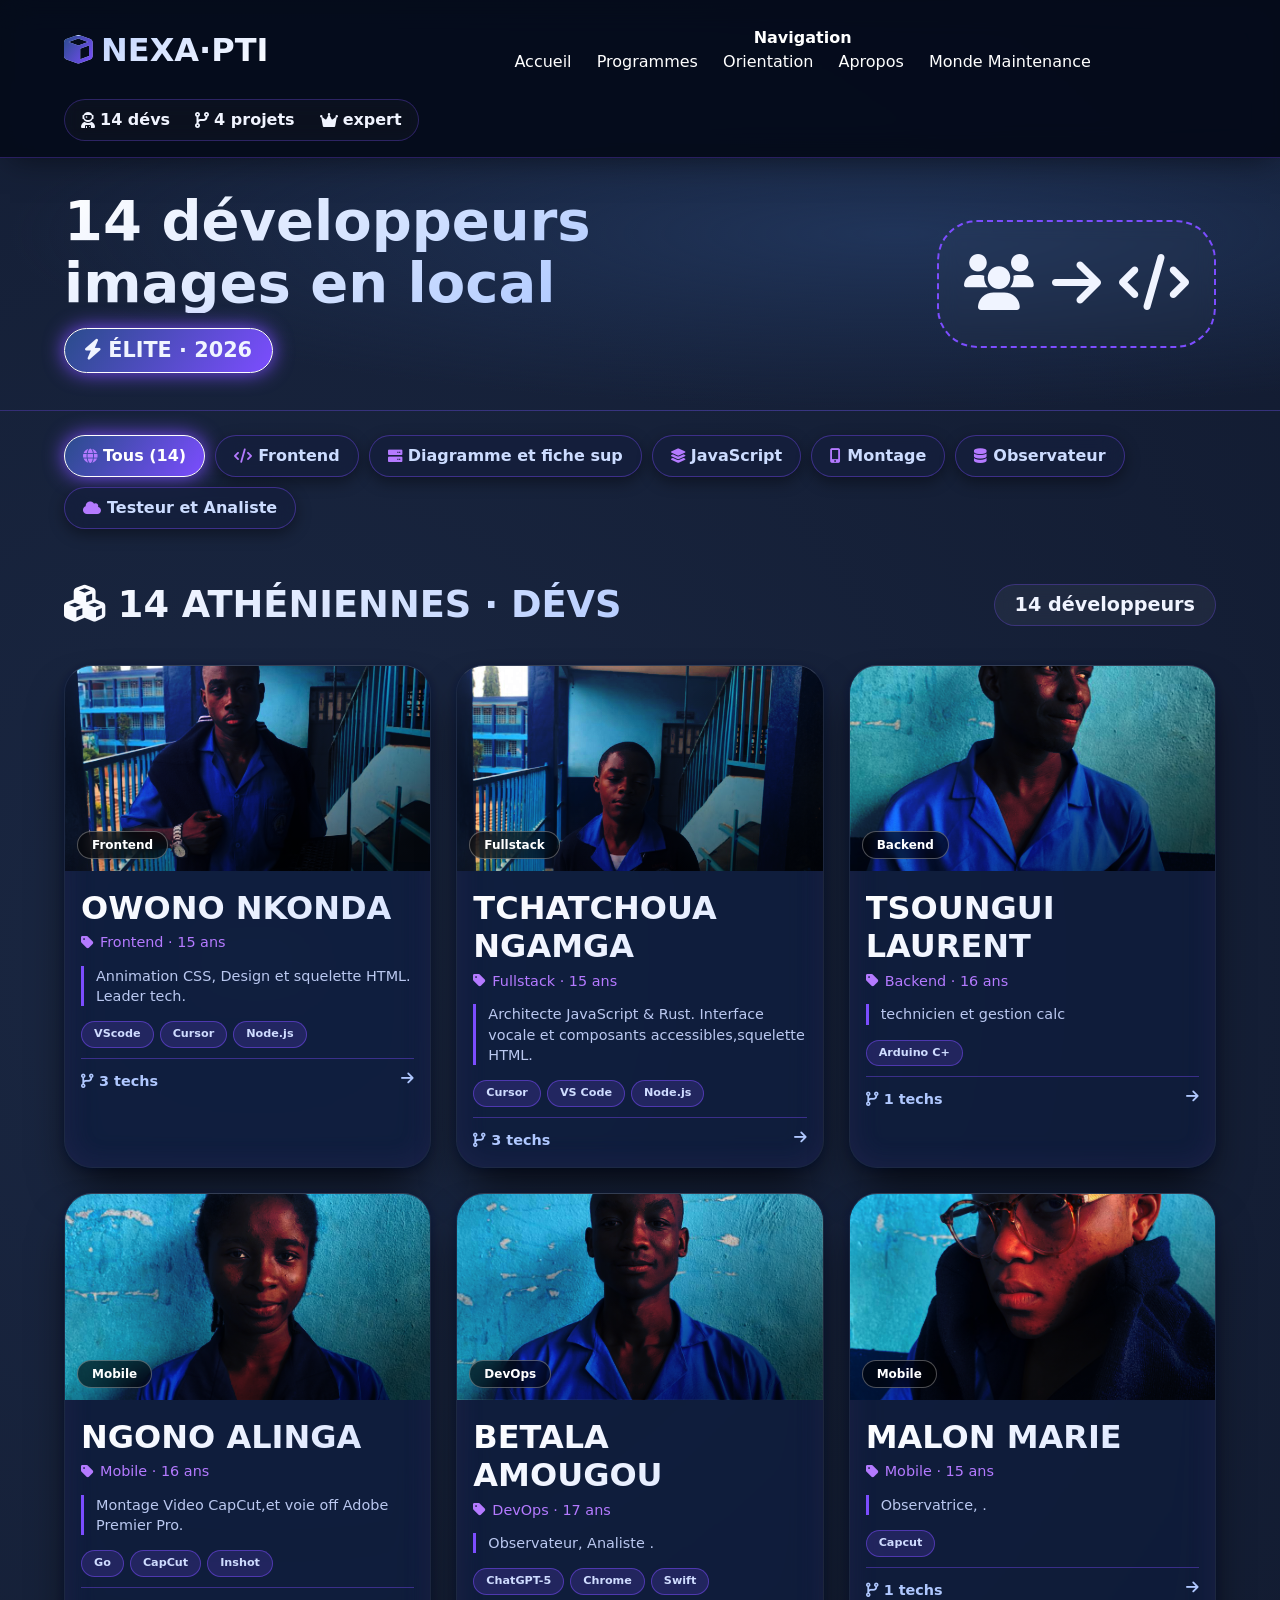
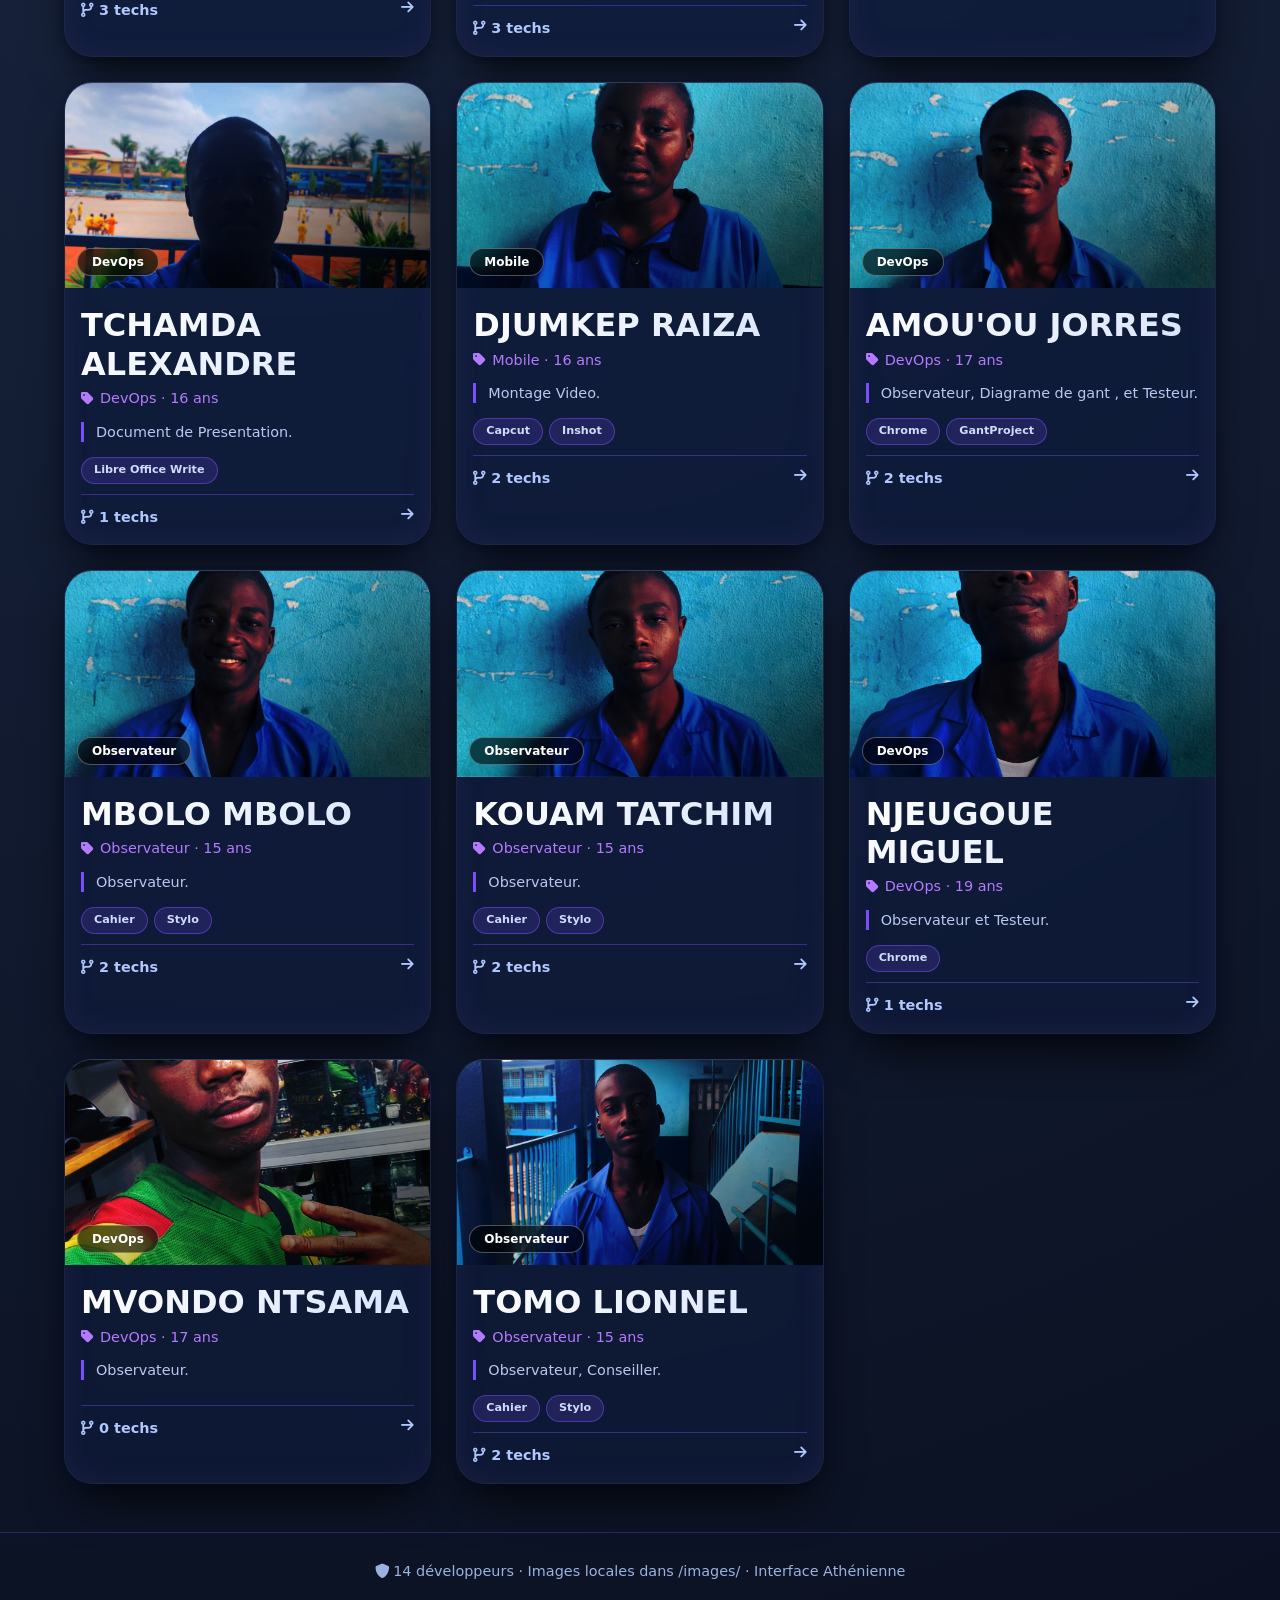
<file: page2.html>
<!DOCTYPE html>
<html lang="fr">
<head>
    <meta charset="UTF-8">
    <meta name="viewport" content="width=device-width, initial-scale=1.0, maximum-scale=5.0">
    <title>14 DÉVELOPPEURS · Images en local</title>
    <!-- Font Awesome 6 -->
    <link rel="stylesheet" href="https://cdnjs.cloudflare.com/ajax/libs/font-awesome/6.0.0-beta3/css/all.min.css">
    <link rel="shortcut icon" href="images/fav.jpg" type="image/x-icon">
    <style>
        /* ===== RESET & VARIABLES PUISSANTES ===== */
        * {
            margin: 0;
            padding: 0;
            box-sizing: border-box;
        }

        :root {
            --color-dark: #0c1126;
            --color-deep: #141e3c;
            --color-primary: #2a4c8c;
            --color-primary-light: #3f68b0;
            --color-accent: #7c4dff;
            --color-accent-soft: #b47aff;
            --color-card-bg: rgba(18, 28, 50, 0.7);
            --glass-edge: rgba(255, 255, 255, 0.05);
            --text-primary: #f0f4ff;
            --text-secondary: #b8cdff;
            --grad-1: linear-gradient(145deg, #1b2b4a, #0f1a30);
            --grad-2: linear-gradient(125deg, #2a4c8c, #7c4dff);
            --shadow-heavy: 0 25px 45px -12px rgba(0, 0, 0, 0.8), 0 2px 8px rgba(0, 20, 60, 0.6);
            --shadow-soft: 0 15px 30px -10px rgba(0, 30, 80, 0.7);
            --border-glow: 1px solid rgba(124, 77, 255, 0.3);
        }

        body {
            background: radial-gradient(circle at 20% 30%, #1a2742, #0b1122);
            font-family: 'Plus Jakarta Sans', 'Inter', system-ui, -apple-system, sans-serif;
            color: var(--text-primary);
            min-height: 100vh;
            line-height: 1.5;
        }

        /* ===== NAVBAR ADAPTATIVE ===== */
        .navbar {
            display: flex;
            flex-wrap: wrap;
            justify-content: space-between;
            align-items: center;
            padding: 1rem 5%;
            background: rgba(5, 10, 24, 0.9);
            backdrop-filter: blur(16px) saturate(180%);
            border-bottom: 1px solid rgba(124, 77, 255, 0.3);
            box-shadow: 0 10px 30px -10px #00000080;
            position: sticky;
            top: 0;
            z-index: 100;
            gap: 15px;
        }

        .logo {
            font-size: clamp(1.5rem, 5vw, 2rem);
            font-weight: 800;
            background: linear-gradient(145deg, #b5ccff, #ffffff);
            -webkit-background-clip: text;
            background-clip: text;
            color: transparent;
            display: flex;
            align-items: center;
            gap: 8px;
        }
        .logo i {
            background: var(--grad-2);
            -webkit-background-clip: text;
            background-clip: text;
            color: transparent;
            font-size: 1.8rem;
        }

        .stats {
            display: flex;
            gap: clamp(10px, 3vw, 25px);
            background: rgba(255,255,255,0.03);
            padding: 8px 16px;
            border-radius: 60px;
            border: var(--border-glow);
            backdrop-filter: blur(8px);
            flex-wrap: wrap;
        }
        .stat-item {
            display: flex;
            align-items: center;
            gap: 5px;
            font-weight: 600;
            font-size: clamp(0.8rem, 2.5vw, 1rem);
        }

        /* ===== HERO RESPONSIVE ===== */
        .hero-puissant {
            padding: 2rem 5%;
            display: flex;
            flex-wrap: wrap;
            justify-content: space-between;
            align-items: center;
            gap: 30px;
            border-bottom: 1px solid rgba(124,77,255,0.3);
            background: radial-gradient(ellipse at 70% 30%, #203459, transparent 70%);
        }
        .hero-left h1 {
            font-size: clamp(2.2rem, 8vw, 3.5rem);
            font-weight: 800;
            background: linear-gradient(145deg, #ffffff, #adc8ff);
            -webkit-background-clip: text;
            background-clip: text;
            color: transparent;
            line-height: 1.1;
        }
        .hero-left .badge-14 {
            display: inline-block;
            background: var(--grad-2);
            padding: 6px 20px;
            border-radius: 60px;
            font-weight: 700;
            font-size: clamp(1rem, 4vw, 1.3rem);
            margin: 15px 0 5px;
            box-shadow: 0 0 20px #7c4dff;
            border: 1px solid white;
            white-space: nowrap;
        }
        .hero-right {
            background: rgba(255,255,255,0.02);
            border-radius: 40px;
            padding: 20px 25px;
            font-size: clamp(2rem, 8vw, 3.5rem);
            border: 2px dashed var(--color-accent);
            backdrop-filter: blur(10px);
        }

        /* ===== FILTRES RESPONSIVES ===== */
        .filter-section {
            padding: 1.5rem 5% 1rem;
        }
        .filter-grid {
            display: flex;
            flex-wrap: wrap;
            gap: 10px;
        }
        .filter-chip {
            background: rgba(20, 30, 60, 0.8);
            backdrop-filter: blur(12px);
            border: 1px solid rgba(124, 77, 255, 0.4);
            padding: 8px 18px;
            border-radius: 60px;
            font-weight: 600;
            font-size: clamp(0.85rem, 2.5vw, 1rem);
            cursor: pointer;
            transition: all 0.3s;
            box-shadow: 0 5px 15px rgba(0,0,0,0.4);
            display: flex;
            align-items: center;
            gap: 6px;
            color: #ccdcff;
            white-space: nowrap;
        }
        .filter-chip i {
            color: var(--color-accent-soft);
            font-size: 0.9rem;
        }
        .filter-chip.active {
            background: var(--grad-2);
            color: white;
            border-color: white;
            box-shadow: 0 0 20px #7c4dff;
        }

        /* ===== GRILLE PRINCIPALE : 14 CARTES ===== */
        .gallery-14 {
            padding: 2rem 5% 3rem;
        }
        .section-header {
            display: flex;
            flex-wrap: wrap;
            justify-content: space-between;
            align-items: center;
            gap: 15px;
            margin-bottom: 2rem;
        }
        .section-header h2 {
            font-size: clamp(1.6rem, 5vw, 2.3rem);
            font-weight: 700;
            background: linear-gradient(145deg, #ffffff, #b5ccff);
            -webkit-background-clip: text;
            background-clip: text;
            color: transparent;
        }
        .header-count {
            background: rgba(255,255,255,0.05);
            backdrop-filter: blur(10px);
            padding: 6px 20px;
            border-radius: 60px;
            border: var(--border-glow);
            font-weight: 600;
            font-size: clamp(0.9rem, 3vw, 1.2rem);
        }

        /* Grille ultra flexible */
        .dev-grid {
            display: grid;
            grid-template-columns: repeat(auto-fill, minmax(min(100%, 280px), 1fr));
            gap: 25px;
        }

        /* ===== CARTE DÉVELOPPEUR (responsive) ===== */
        .dev-card {
            background: var(--color-card-bg);
            backdrop-filter: blur(16px) saturate(200%);
            border-radius: 28px;
            border: 1px solid var(--glass-edge);
            border-top: 1px solid rgba(255,255,255,0.15);
            box-shadow: var(--shadow-heavy), inset 0 0 30px rgba(124,77,255,0.1);
            transition: all 0.3s ease;
            cursor: pointer;
            overflow: hidden;
            display: flex;
            flex-direction: column;
            width: 100%;
        }
        .dev-card:hover {
            transform: translateY(-8px) scale(1.01);
            box-shadow: 0 30px 50px -15px #000, 0 0 0 2px rgba(124,77,255,0.6);
        }

        .dev-image {
            width: 100%;
            aspect-ratio: 16/9;
            background-size: cover;
            background-position: center;
            position: relative;
            display: flex;
            align-items: flex-end;
            padding: 12px;
            /* fallback si l'image locale est manquante */
            background-color: none;
            background-blend-mode: overlay;
        }
        .dev-image::after {
            content: '';
            position: absolute;
            inset: 0;
            background: linear-gradient(145deg, transparent 40%, rgba(0,0,0,0.7) 90%);
            pointer-events: none;
        }
        .dev-badge {
            background: rgba(0, 0, 0, 0.6);
            backdrop-filter: blur(8px);
            border: 1px solid rgba(255,255,255,0.3);
            padding: 4px 14px;
            border-radius: 40px;
            font-weight: 600;
            font-size: 0.75rem;
            color: white;
            z-index: 2;
        }

        .dev-content {
            padding: 18px 16px 16px;
            flex: 1;
        }
        .dev-name {
            font-size: clamp(1.5rem, 5vw, 2rem);
            font-weight: 700;
            background: linear-gradient(145deg, #ffffff, #d6e2ff);
            -webkit-background-clip: text;
            background-clip: text;
            color: transparent;
            line-height: 1.2;
        }
        .dev-role {
            display: flex;
            align-items: center;
            gap: 6px;
            color: var(--color-accent-soft);
            font-weight: 500;
            margin: 5px 0 10px;
            font-size: 0.9rem;
            flex-wrap: wrap;
        }
        .dev-desc {
            color: #bac8f0;
            font-size: 0.9rem;
            margin: 12px 0;
            line-height: 1.4;
            border-left: 3px solid var(--color-accent);
            padding-left: 12px;
        }
        .dev-skills {
            display: flex;
            flex-wrap: wrap;
            gap: 6px;
            margin: 15px 0 10px;
        }
        .skill-tag {
            background: rgba(124,77,255,0.18);
            border: 1px solid rgba(124,77,255,0.5);
            padding: 4px 12px;
            border-radius: 30px;
            font-size: 0.7rem;
            font-weight: 600;
            color: #cfdcff;
        }
        .dev-footer {
            display: flex;
            justify-content: space-between;
            border-top: 1px solid rgba(124,77,255,0.4);
            padding-top: 12px;
            margin-top: 5px;
            font-weight: 600;
            color: #b0c8ff;
            font-size: 0.9rem;
        }

        /* ===== MODALE ADAPTATIVE ===== */
        .modal-overlay {
            position: fixed;
            inset: 0;
            background: rgba(0, 0, 0, 0.8);
            backdrop-filter: blur(20px);
            display: none;
            align-items: center;
            justify-content: center;
            padding: 15px;
            z-index: 1000;
        }
        .modal-puissant {
            background: rgba(12, 20, 35, 0.95);
            backdrop-filter: blur(30px);
            border: 2px solid rgba(124,77,255,0.6);
            border-radius: 40px;
            width: 100%;
            max-width: 900px;
            max-height: 90vh;
            overflow-y: auto;
            box-shadow: 0 0 80px #3f2b8c;
            animation: modalEntrance 0.3s;
        }
        @keyframes modalEntrance {
            from { opacity: 0; transform: scale(0.9); }
            to { opacity: 1; transform: scale(1); }
        }
        .modal-header {
            padding: 20px 25px 10px;
            display: flex;
            flex-wrap: wrap;
            justify-content: space-between;
            align-items: center;
            gap: 15px;
        }
        .modal-header h2 {
            font-size: clamp(2rem, 6vw, 3rem);
            font-weight: 800;
            background: linear-gradient(145deg, #ffffff, #c5b4ff);
            -webkit-background-clip: text;
            background-clip: text;
            color: transparent;
        }
        .modal-close {
            background: rgba(255,255,255,0.05);
            width: 45px;
            height: 45px;
            border-radius: 40px;
            display: flex;
            align-items: center;
            justify-content: center;
            font-size: 2rem;
            cursor: pointer;
            border: 2px solid #7c4dff;
            transition: 0.2s;
        }
        .modal-body {
            padding: 10px 25px 30px;
        }
        .modal-image-large {
            width: 100%;
            height: auto;
            aspect-ratio: 16/9;
            background-size: cover;
            background-position: center;
            border-radius: 30px;
            margin: 10px 0 20px;
            border: 4px solid #7c4dff;
            background-color: #2a3f6e; /* fallback */
        }
        .modal-stats {
            display: flex;
            flex-wrap: wrap;
            gap: 20px;
            background: rgba(0,0,0,0.3);
            padding: 15px 20px;
            border-radius: 50px;
            border: 1px solid #4a2b9f;
        }
        .modal-techs {
            display: flex;
            flex-wrap: wrap;
            gap: 12px;
            margin: 20px 0 25px;
        }
        .modal-tech {
            background: linear-gradient(145deg, #2a4c8c, #7c4dff);
            padding: 8px 20px;
            border-radius: 40px;
            font-weight: 600;
            color: white;
            font-size: 0.95rem;
        }
        .modal-button {
            background: var(--grad-2);
            border: none;
            color: white;
            padding: 14px 35px;
            border-radius: 60px;
            font-weight: 700;
            font-size: 1.1rem;
            box-shadow: 0 8px 25px #7c4dff;
            cursor: pointer;
            width: 100%;
            max-width: 300px;
        }

        /* ===== FOOTER ===== */
        .footer {
            text-align: center;
            padding: 1.8rem 5%;
            border-top: 1px solid rgba(124,77,255,0.3);
            color: #9bb2e0;
            font-size: 0.9rem;
        }

        /* ===== MÉDIAS SPÉCIFIQUES POUR TRÈS PETITS ÉCRANS ===== */
        @media (max-width: 480px) {
            .navbar {
                flex-direction: column;
                align-items: stretch;
                text-align: center;
            }
            .stats {
                justify-content: center;
            }
            .filter-grid {
                justify-content: center;
            }
            .dev-grid {
                grid-template-columns: 1fr;
            }
            .modal-puissant {
                border-radius: 30px;
            }
            .modal-header h2 {
                font-size: 1.8rem;
            }
        }
        .navig{

            color: white;
            padding: 10px 10%;
            text-align: center;
        }
        .navig a {

            text-decoration: none;
            color: rgb(255, 255, 255);
            margin: 0 10px;
            font-size: 1rem;
            transition: .6s;
        }
        .navig a:hover{
            color: #333;
            background-color: white;
        }
    </style>
</head>
<body>

    <nav class="navbar">
        <div class="logo" onclick="action('🏢 DEV·14')">
            <i class="fas fa-cube"></i> NEXA·PTI
        </div>
        <div class="navig">
                <h4>Navigation</h4>
                <a href="index.html">Accueil</a>
                <a href="https://csao-advent.info/">Programmes</a>
                <a href="page3.html">Orientation</a>
                <a href="page1.html">Apropos</a>
            <a href="https://bitsaawilliams-pixel.github.io/corecheck/">Monde Maintenance</a>
            </div>
        <div class="stats">
            <span class="stat-item"><i class="fas fa-user-astronaut"></i> 14 dévs</span>
            <span class="stat-item"><i class="fas fa-code-branch"></i> 4 projets</span>
            <span class="stat-item"><i class="fas fa-crown"></i> expert</span>
        </div>
    </nav>

    <section class="hero-puissant">
        <div class="hero-left">
            <h1>14 développeurs<br>images en local</h1>
            <div class="badge-14"><i class="fas fa-bolt"></i> ÉLITE · 2026</div>
        </div>
        <div class="hero-right">
            <i class="fas fa-users"></i> <i class="fas fa-arrow-right"></i> <i class="fas fa-code"></i>
        </div>
    </section>

    <div class="filter-section">
        <div class="filter-grid" id="filterGrid">
            <span class="filter-chip active" data-filter="all" onclick="filtreDevs('all', this)"><i class="fas fa-globe"></i> Tous (14)</span>
            <span class="filter-chip" data-filter="Frontend" onclick="filtreDevs('Frontend', this)"><i class="fas fa-code"></i> Frontend</span>
            <span class="filter-chip" data-filter="Backend" onclick="filtreDevs('Backend', this)"><i class="fas fa-server"></i> Diagramme et fiche sup</span>
            <span class="filter-chip" data-filter="Java" onclick="filtreDevs('Fullstack', this)"><i class="fas fa-layer-group"></i> JavaScript</span>
            <span class="filter-chip" data-filter="Mobile" onclick="filtreDevs('Mobile', this)"><i class="fas fa-mobile-alt"></i> Montage</span>
            <span class="filter-chip" data-filter="Data" onclick="filtreDevs('Observateur', this)"><i class="fas fa-database"></i> Observateur</span>
            <span class="filter-chip" data-filter="DevOps" onclick="filtreDevs('DevOps', this)"><i class="fas fa-cloud"></i>Testeur et Analiste</span>
        </div>
    </div>

    <main class="gallery-14">
        <div class="section-header">
            <h2 id="gridTitle"><i class="fas fa-cubes"></i> 14 NEXADIENS · DÉVS</h2>
            <span class="header-count" id="devCount">14 développeurs</span>
        </div>
        <div class="dev-grid" id="devGrid"></div>
    </main>

    <!-- MODALE -->
    <div class="modal-overlay" id="modalOverlay" onclick="closeModal()">
        <div class="modal-puissant" onclick="event.stopPropagation()">
            <div class="modal-header">
                <h2 id="modalName">Nom</h2>
                <span class="modal-close" onclick="closeModal()"><i class="fas fa-times"></i></span>
            </div>
            <div class="modal-body">
                <div class="modal-image-large" id="modalImage"></div>
                <div class="modal-stats" id="modalStats"></div>
                <p id="modalBio" style="color:#d6e2ff; margin:20px 0; font-size:1.1rem;"></p>
                <div class="modal-techs" id="modalTechs"></div>
                <button class="modal-button" onclick="action('🚀 Profil complet (simulation)')"><i class="fab fa-github"></i> Voir le code</button>
            </div>
        </div>
    </div>

    <footer class="footer">
        <i class="fas fa-shield-alt"></i> 14 développeurs · Images locales dans /images/ · Interface Athénienne
    </footer>

    <script>
        // ========== 14 DÉVELOPPEURS (chemins images en local) ==========
        const developpeurs = [
            { id:1, nom:"OWONO NKONDA", role:"Frontend", desc:"Annimation CSS, Design et squelette HTML. Leader tech.", tech:["VScode","Cursor","Node.js"], image:"images/Member/Owono.jpg", expert:"15 ans" },
            { id:2, nom:"TCHATCHOUA NGAMGA", role:"Fullstack", desc:"Architecte JavaScript & Rust. Interface vocale et composants accessibles,squelette HTML.", tech:["Cursor","VS Code","Node.js"], image:"images/Member/Tchatchoua.jpg", expert:"15 ans" },
            { id:3, nom:"TSOUNGUI LAURENT", role:"Backend", desc:"technicien et gestion calc", tech:["Arduino C+"], image:"images/Member/Tsoungui.jpg", expert:"16 ans" },
            { id:4, nom:"NGONO ALINGA", role:"Mobile", desc:"Montage Video CapCut,et voie off Adobe Premier Pro.", tech:["Go","CapCut","Inshot"], image:"images/Member/Ngono.jpg", expert:"16 ans" },
            { id:5, nom:"BETALA AMOUGOU", role:"DevOps", desc:"Observateur, Analiste .", tech:["ChatGPT-5","Chrome","Swift"], image:"images/Member/Betala.jpg", expert:"17 ans" },
            { id:6, nom:"MALON MARIE", role:"Mobile", desc:"Observatrice,  .", tech:["Capcut"], image:"images/Member/Malon.jpg", expert:"15 ans" },
            { id:7, nom:"TCHAMDA ALEXANDRE", role:"DevOps", desc:"Document de Presentation.", tech:["Libre Office Write"], image:"images/Member/Tchamda.jpg", expert:"16 ans" },
            { id:8, nom:"DJUMKEP RAIZA", role:"Mobile", desc:"Montage Video.", tech:["Capcut","Inshot"], image:"images/Member/njumkep.jpg", expert:"16 ans" },
            { id:9, nom:"AMOU'OU JORRES", role:"DevOps", desc:"Observateur, Diagrame de gant , et Testeur.", tech:["Chrome","GantProject"], image:"images/Member/Amou.jpg", expert:"17 ans" },
            { id:10, nom:"MBOLO MBOLO", role:"Observateur", desc:"Observateur.", tech:["Cahier","Stylo"], image:"images/Member/Mbolo.jpg", expert:"15 ans" },
            { id:11, nom:"KOUAM TATCHIM", role:"Observateur", desc:"Observateur.", tech:["Cahier","Stylo",], image:"images/Member/Kouam.jpg", expert:"15 ans" },
            { id:12, nom:"NJEUGOUE MIGUEL", role:"DevOps", desc:"Observateur et Testeur.", tech:["Chrome"], image:"images/Member/Njeugoue.jpg", expert:"19 ans" },
            { id:13, nom:"MVONDO NTSAMA", role:"DevOps", desc:"Observateur.", tech:[], image:"images/Njeugoue.jpg", expert:"17 ans" },
            { id:14, nom:"TOMO LIONNEL", role:"Observateur", desc:"Observateur, Conseiller.", tech:["Cahier","Stylo"], image:"images/Member/Tomo.jpg", expert:"15 ans" }
        ];

        function genererCartes(filtreRole = "all") {
            const grid = document.getElementById('devGrid');
            const filtered = filtreRole === "all" ? developpeurs : developpeurs.filter(d => d.role === filtreRole);
            
            grid.innerHTML = filtered.map(d => `
                <div class="dev-card" onclick="ouvrirModal(${d.id})">
                    <div class="dev-image" style="background-image: linear-gradient(135deg, #1d2b47, #0e1a2f), url('${d.image}');">
                        <span class="dev-badge">${d.role}</span>
                    </div>
                    <div class="dev-content">
                        <div class="dev-name">${d.nom}</div>
                        <div class="dev-role"><i class="fas fa-tag"></i> ${d.role} · ${d.expert}</div>
                        <div class="dev-desc">${d.desc}</div>
                        <div class="dev-skills">
                            ${d.tech.slice(0,3).map(t => `<span class="skill-tag">${t}</span>`).join('')}
                        </div>
                        <div class="dev-footer">
                            <span><i class="fas fa-code-branch"></i> ${d.tech.length} techs</span>
                            <i class="fas fa-arrow-right"></i>
                        </div>
                    </div>
                </div>
            `).join('');
            
            document.getElementById('devCount').innerText = filtered.length + ' développeur' + (filtered.length>1?'s':'');
            const titre = document.getElementById('gridTitle');
            if(filtreRole === 'all') titre.innerHTML = '<i class="fas fa-cubes"></i> 14 ATHÉNIENNES · DÉVS';
            else titre.innerHTML = `<i class="fas fa-filter"></i> Équipe ${filtreRole}`;
        }

        window.filtreDevs = (role, el) => {
            document.querySelectorAll('.filter-chip').forEach(c => c.classList.remove('active'));
            el.classList.add('active');
            genererCartes(role);
        };

        window.ouvrirModal = (id) => {
            const d = developpeurs.find(d => d.id === id);
            if(!d) return;
            document.getElementById('modalName').innerText = d.nom;
            document.getElementById('modalImage').style.backgroundImage = ` url('${d.image}')`;
            document.getElementById('modalStats').innerHTML = `
                <span><i class="fas fa-badge"></i> ${d.role}</span>
                <span><i class="fas fa-clock"></i> ${d.expert}</span>
            `;
            document.getElementById('modalBio').innerText = d.desc;
            document.getElementById('modalTechs').innerHTML = d.tech.map(t => `<span class="modal-tech">${t}</span>`).join('');
            document.getElementById('modalOverlay').style.display = 'flex';
        };

        window.closeModal = () => {
            document.getElementById('modalOverlay').style.display = 'none';
        };

        window.action = (msg) => alert(msg + ' (simulation)');

        // Initialisation
        genererCartes('all');
    </script>
</body>
</html>
</file>
